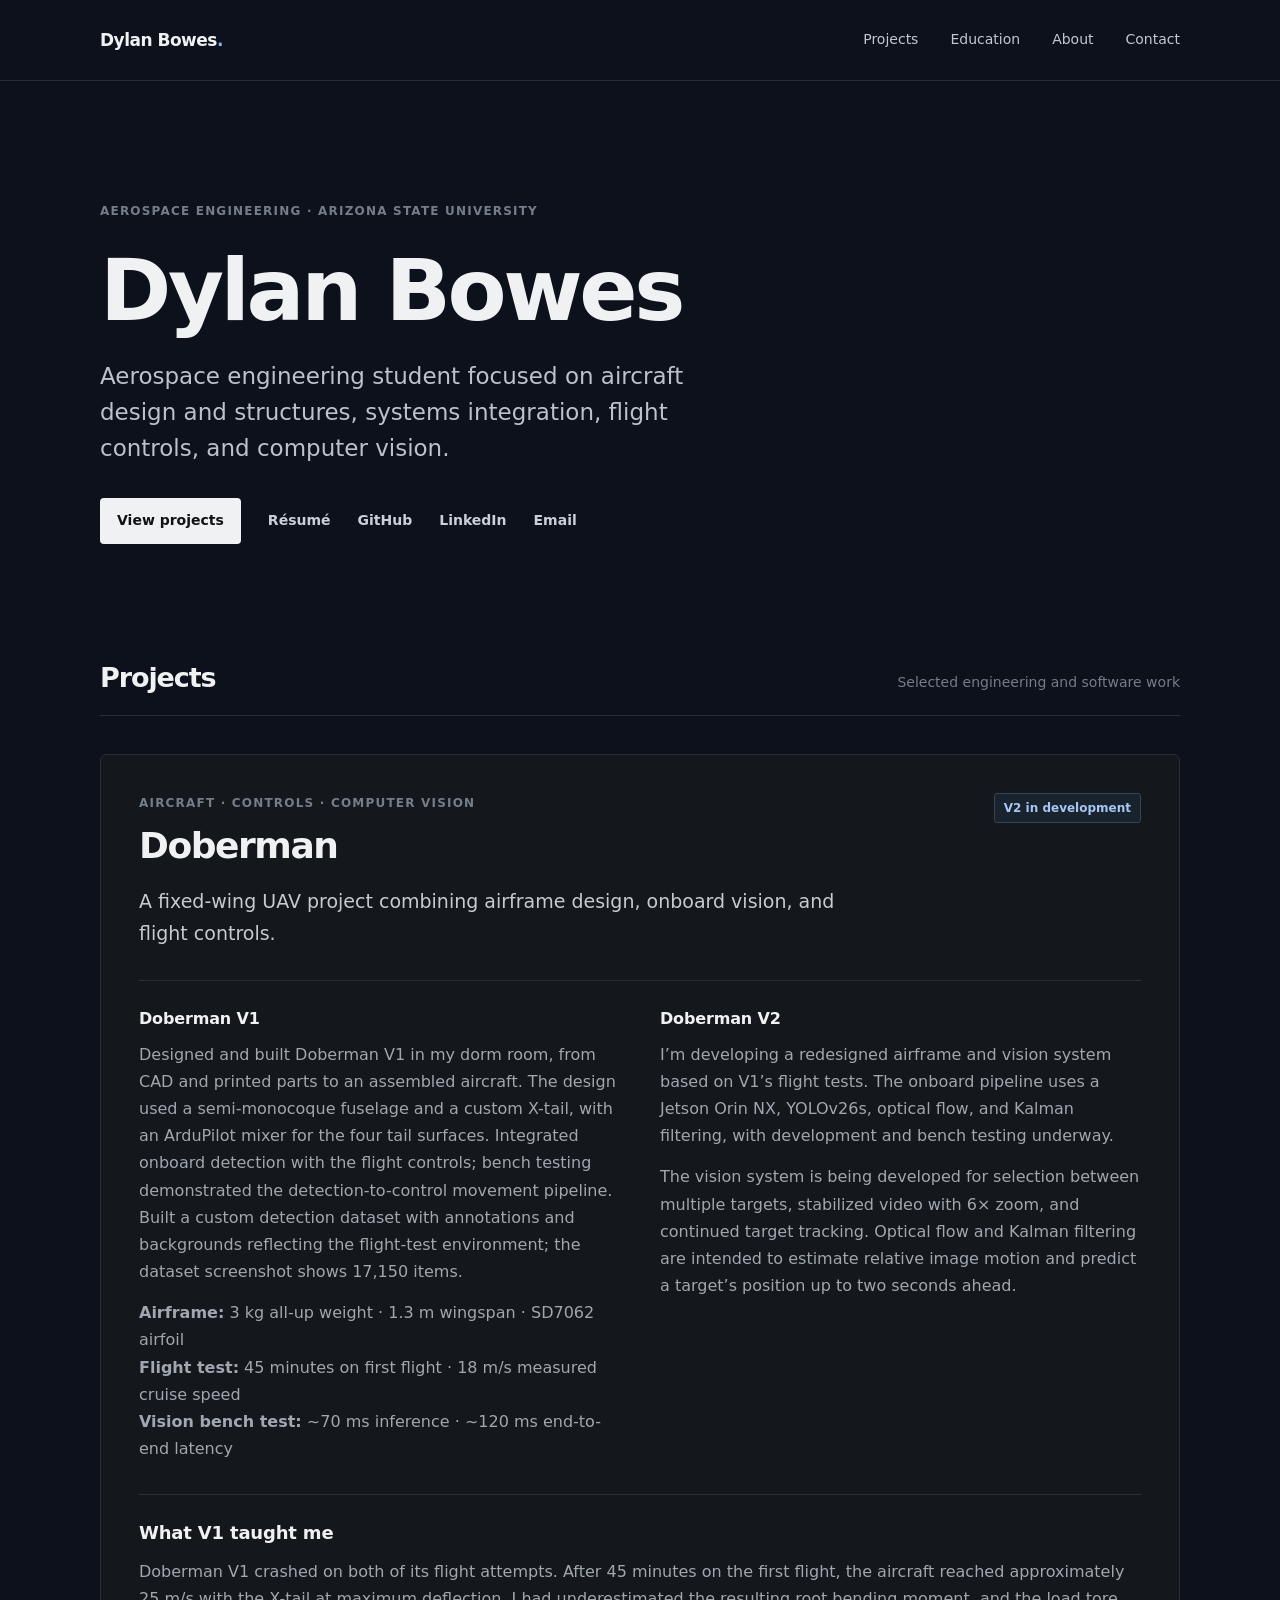
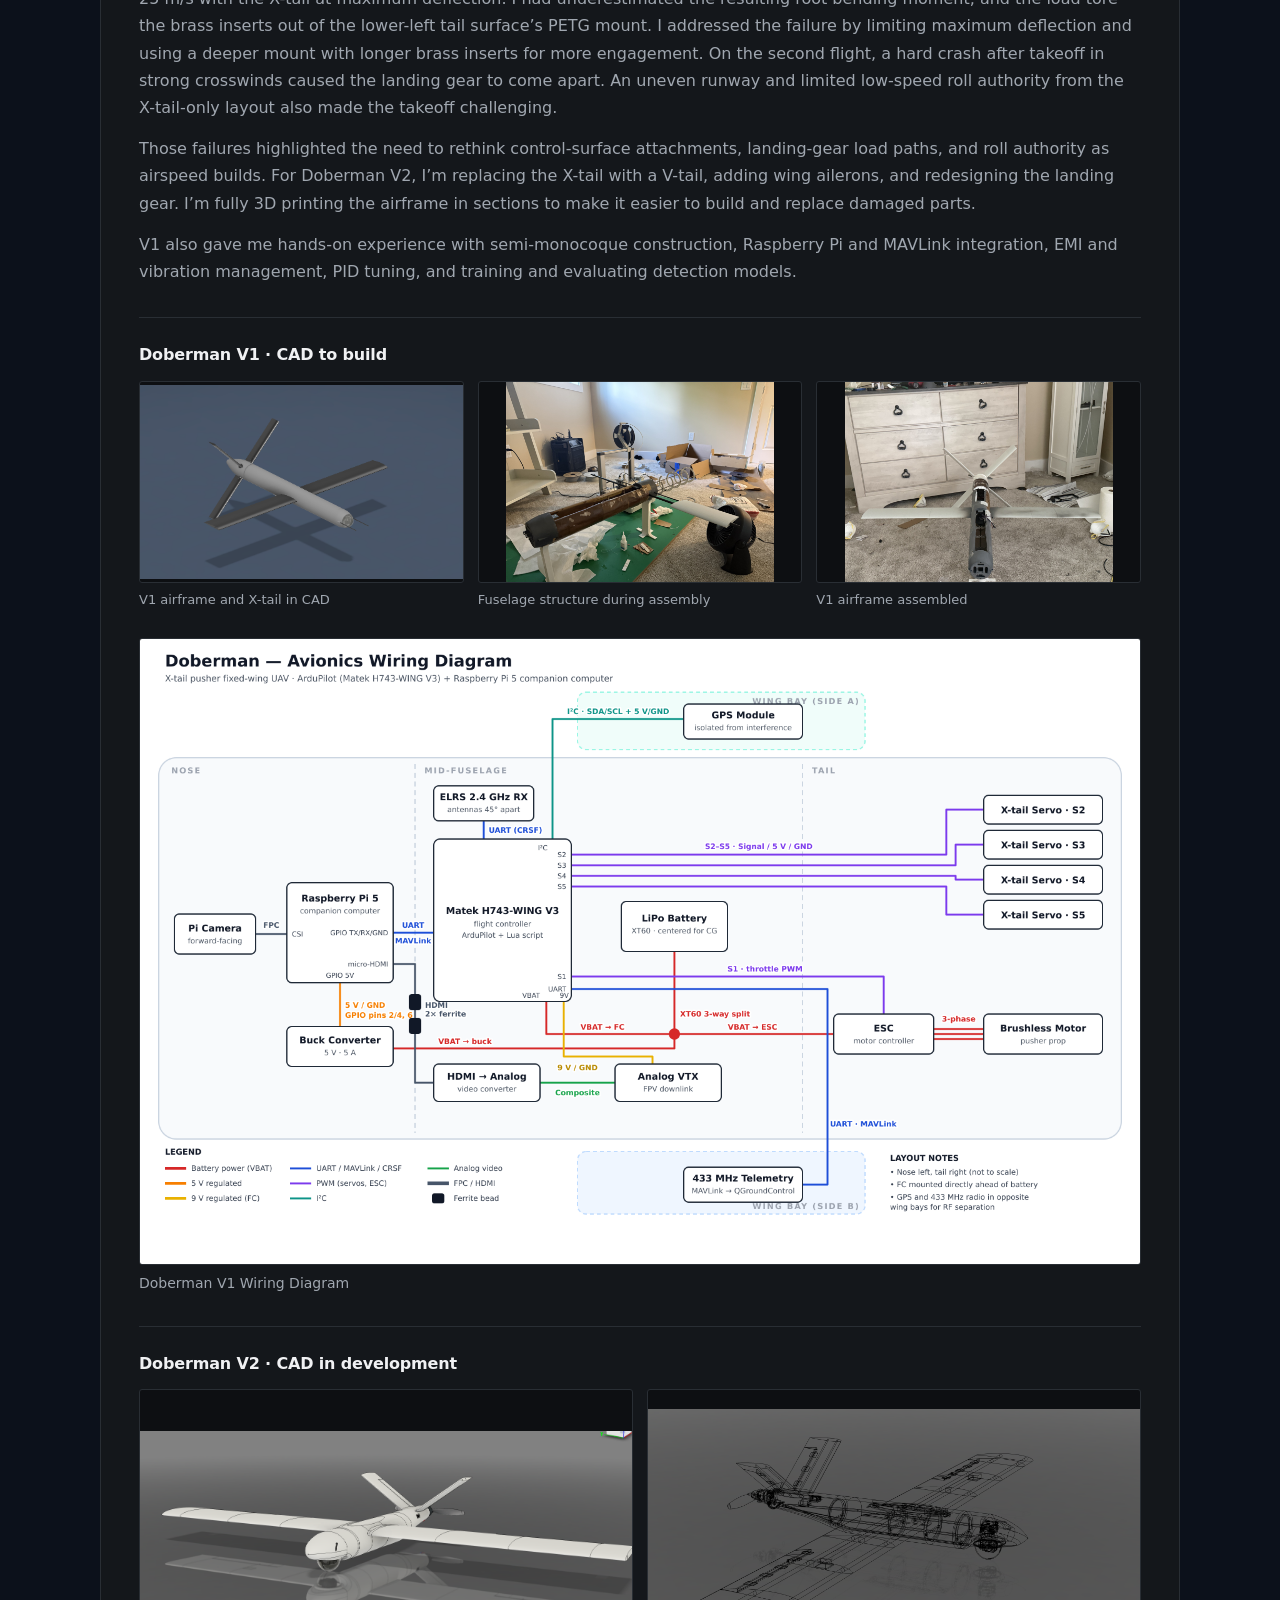
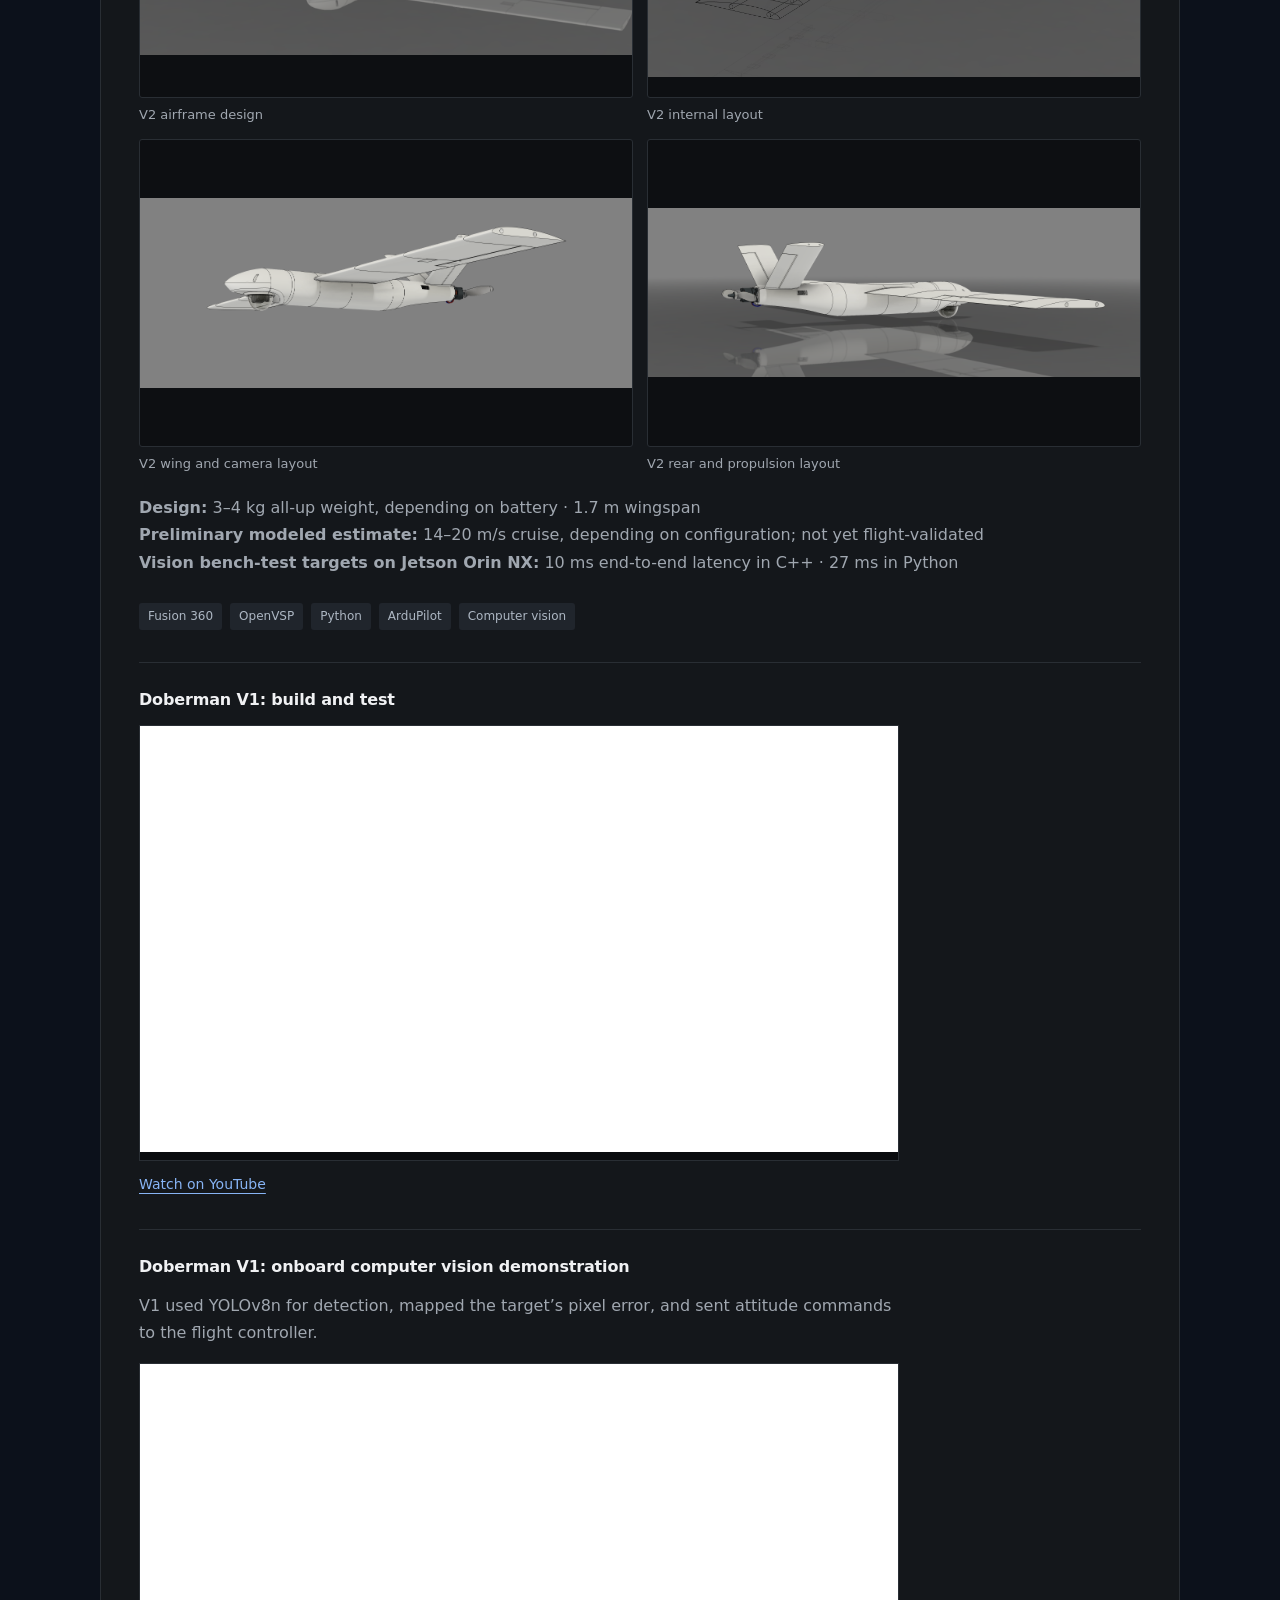
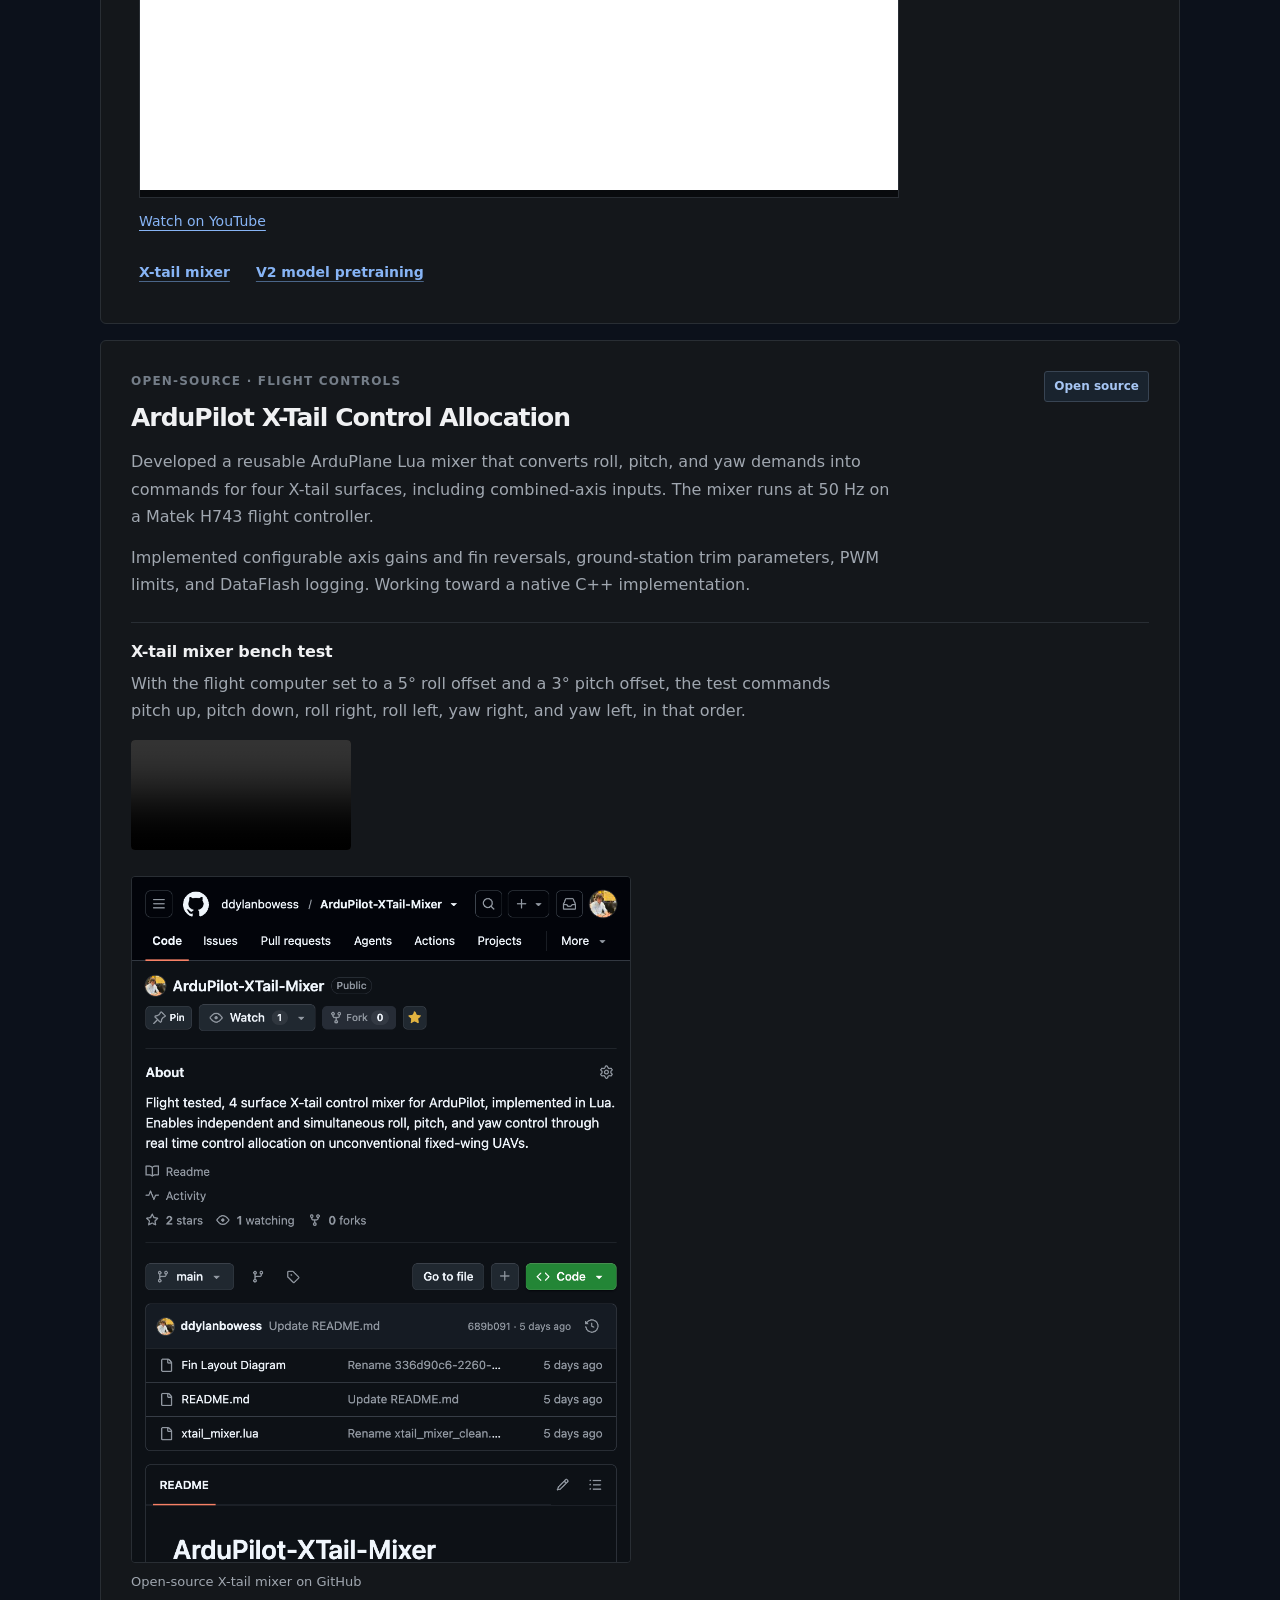
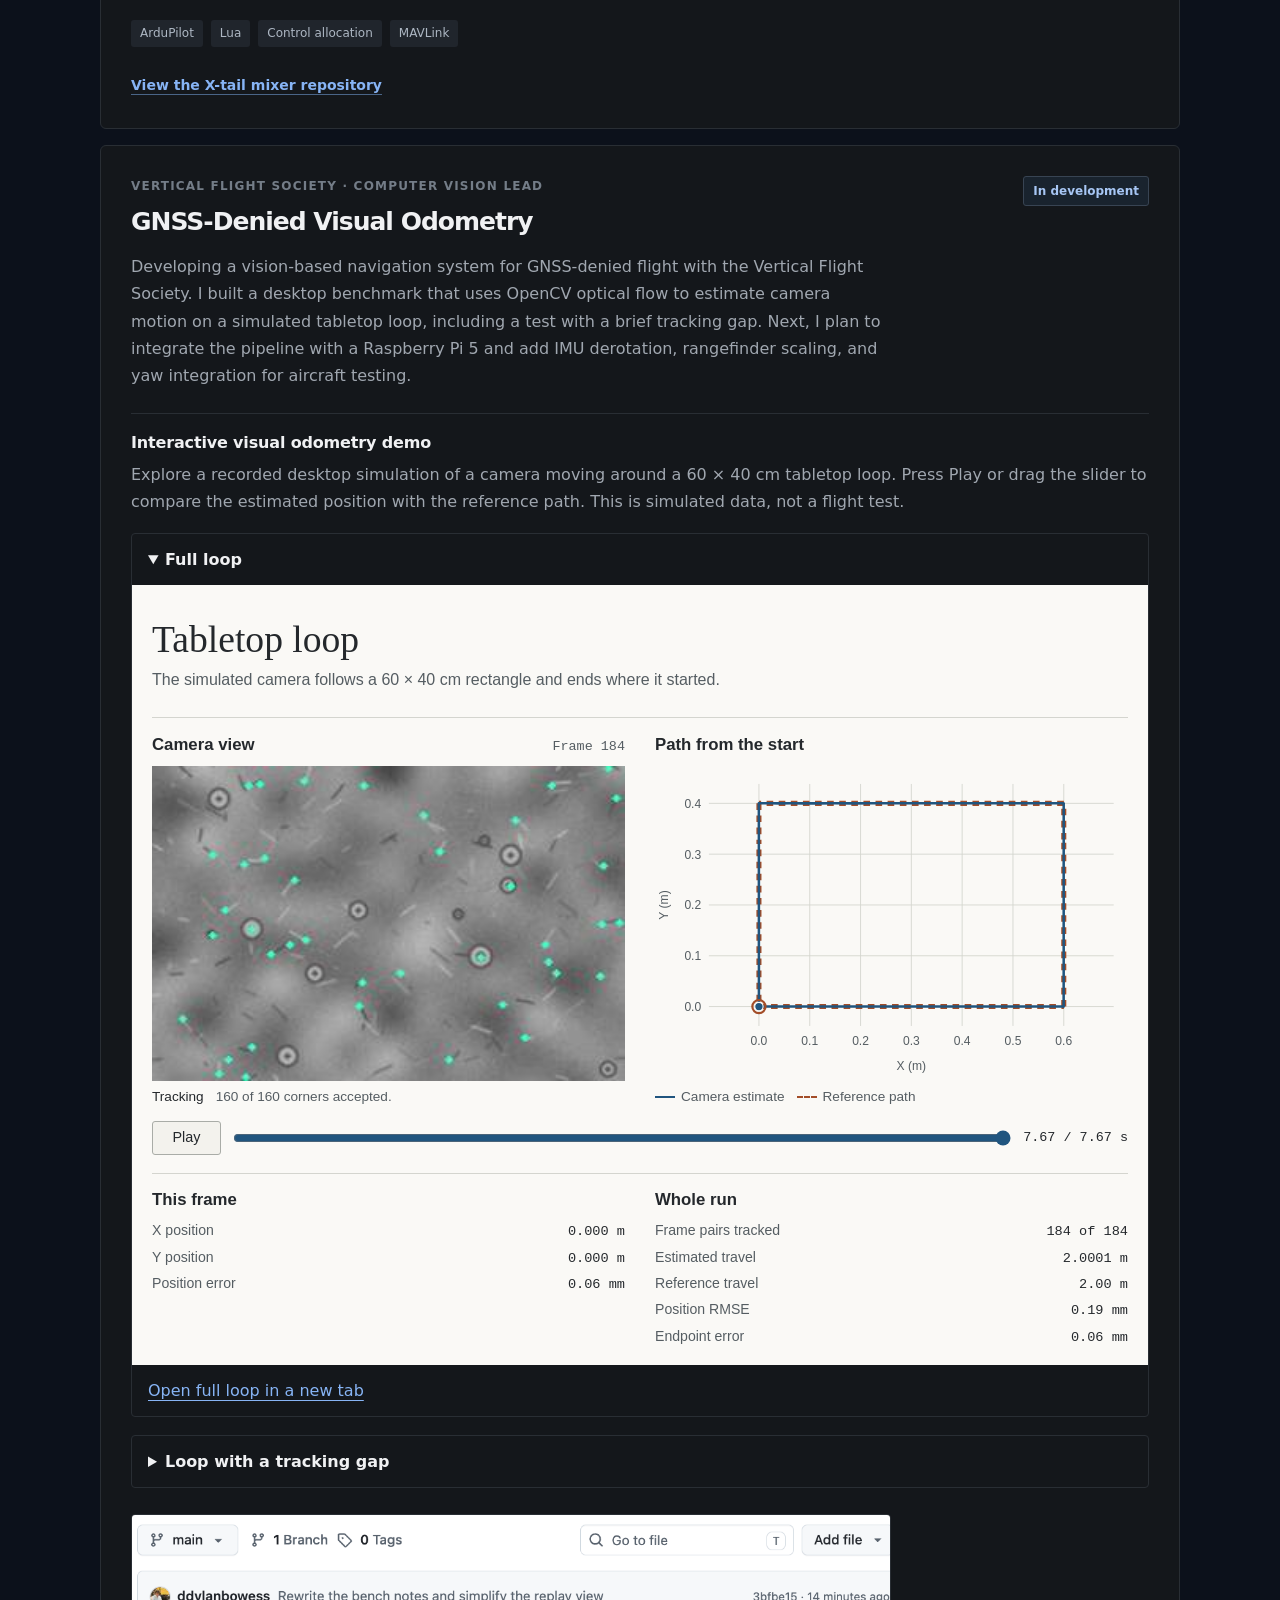
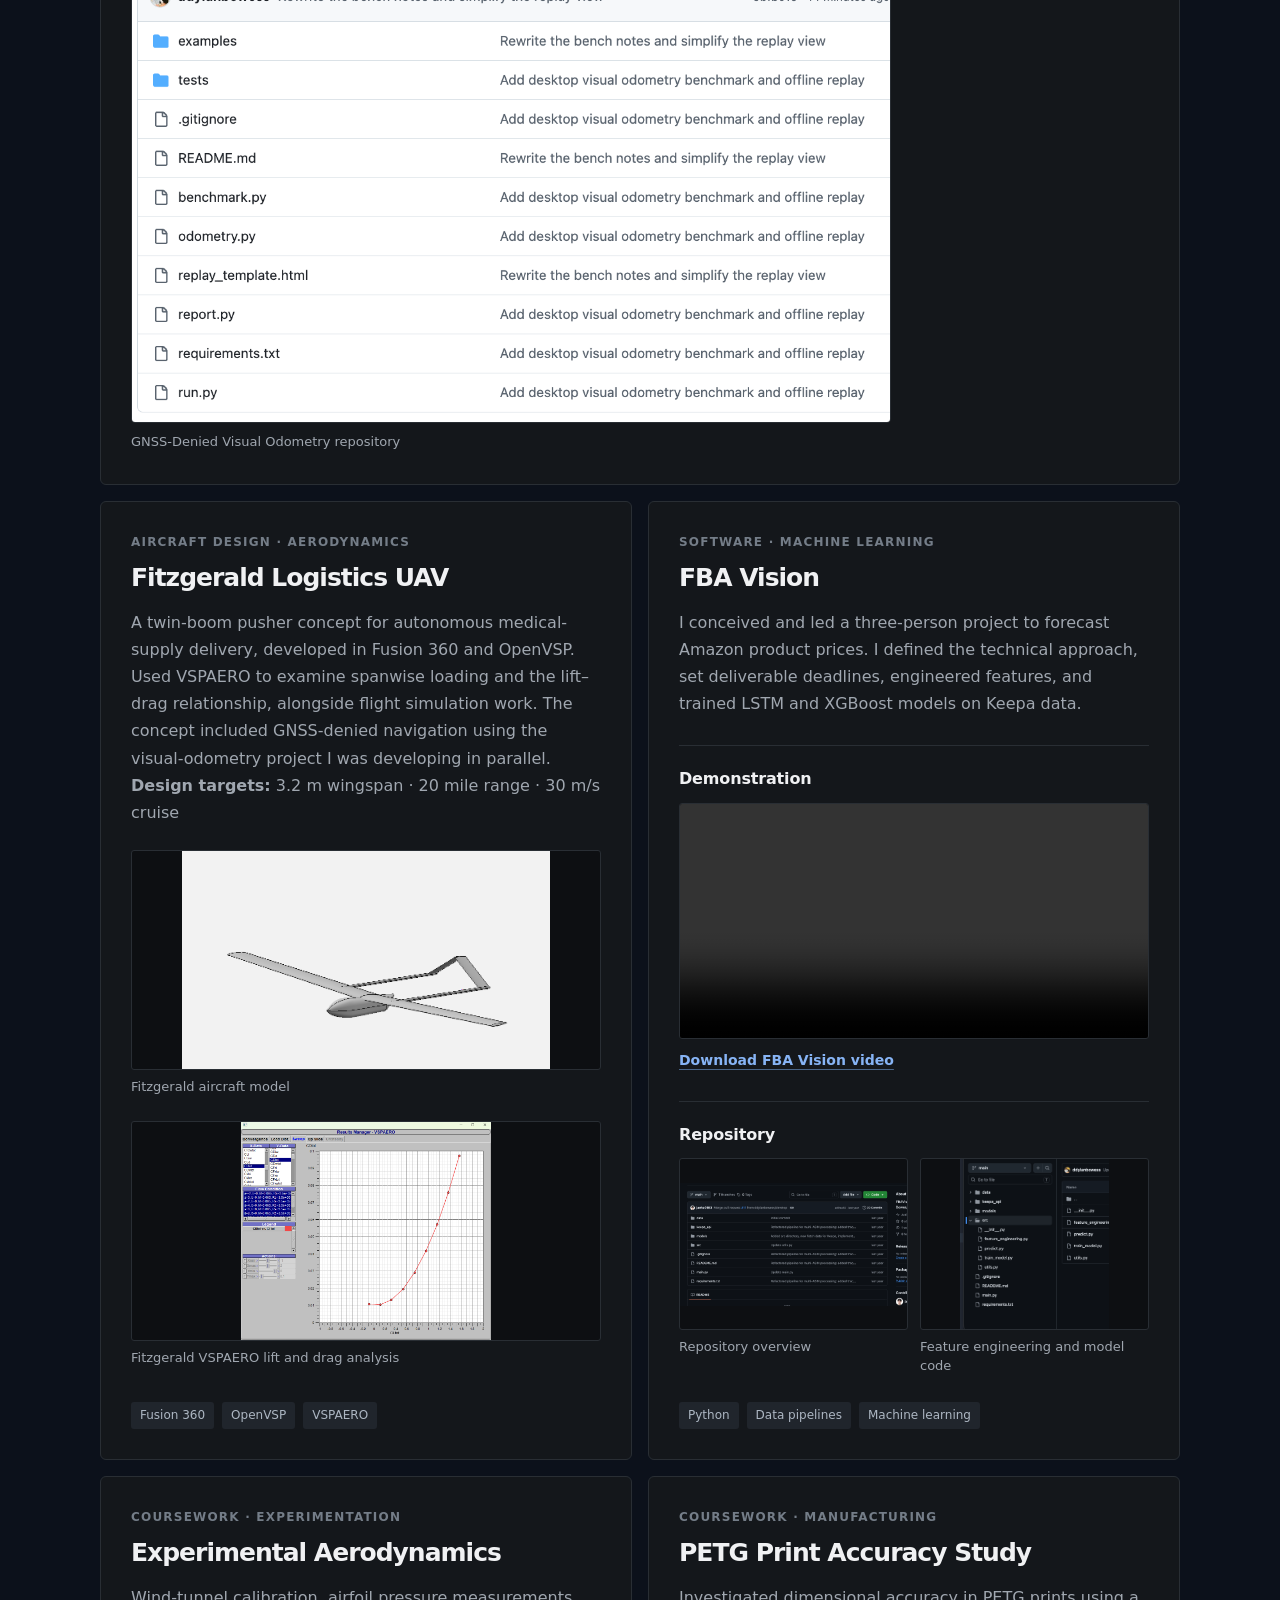
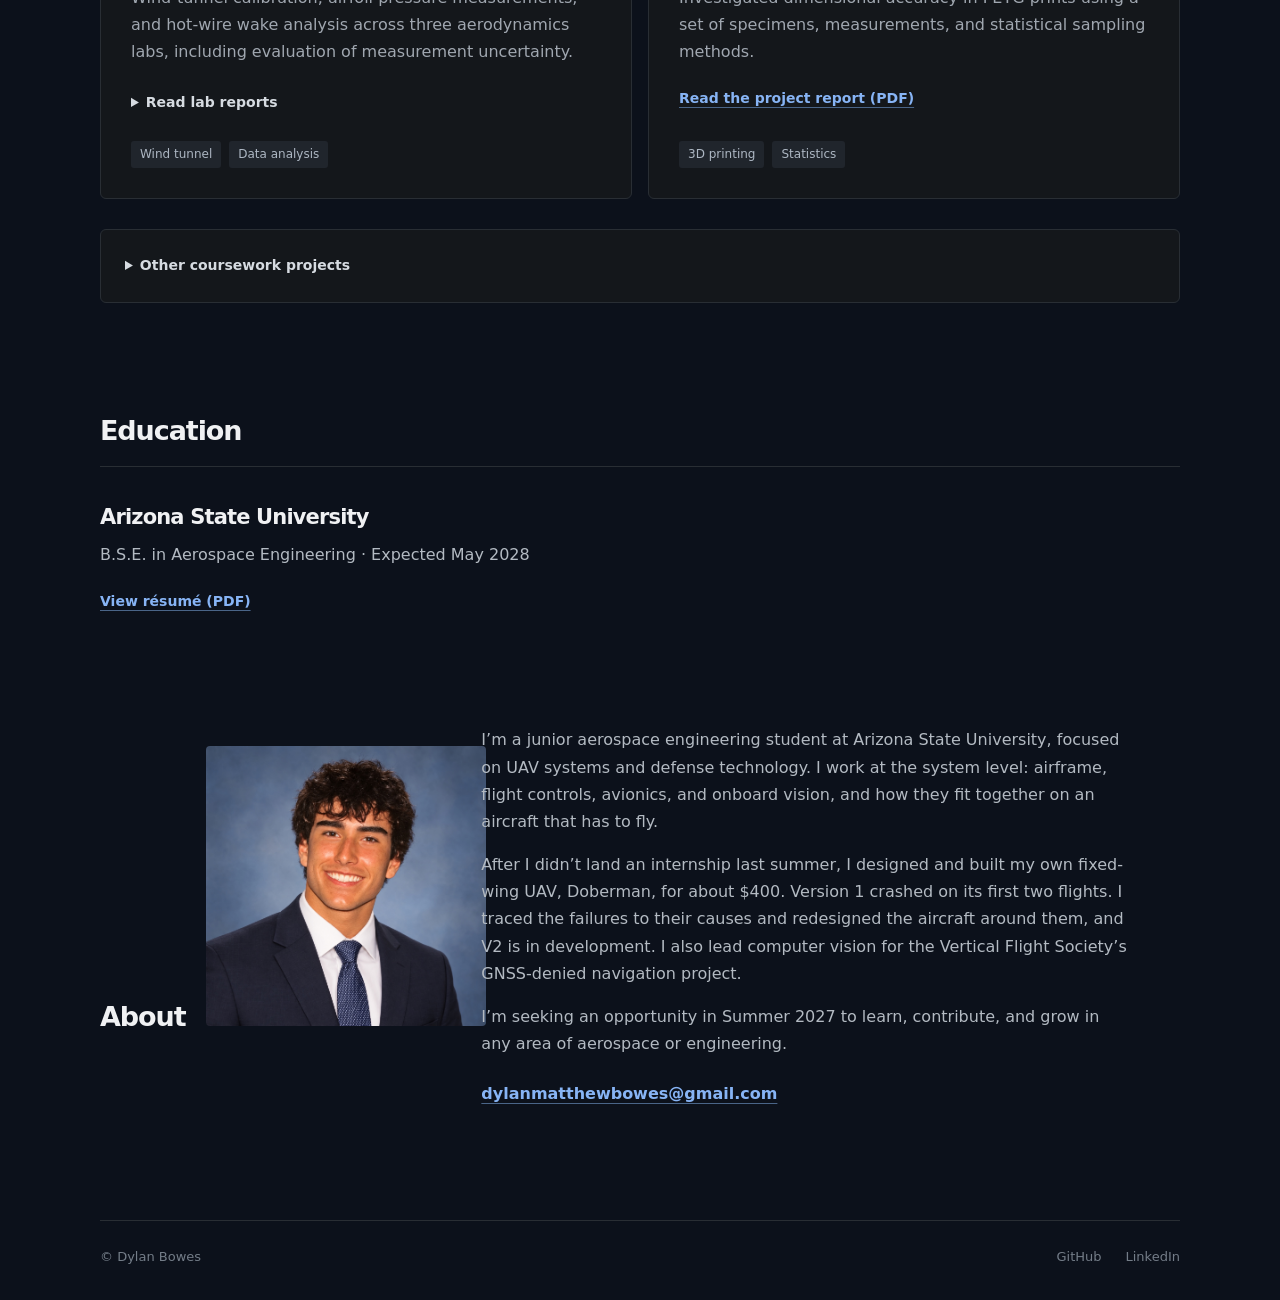
<file: index.html>
<!doctype html>
<html lang="en">
<head>
  <meta charset="utf-8">
  <meta name="viewport" content="width=device-width, initial-scale=1">
  <meta name="description" content="Dylan Bowes — aerospace engineering student and aircraft builder. Projects in aircraft design, controls, and computer vision.">
  <title>Dylan Bowes — Aerospace Engineering</title>
  <link rel="stylesheet" href="styles.css">
</head>
<body>
  <header class="site-header">
    <div class="container nav-bar">
      <a class="wordmark" href="#top">Dylan Bowes<span>.</span></a>
      <nav aria-label="Main navigation">
        <a href="#projects">Projects</a>
        <a href="#education">Education</a>
        <a href="#about">About</a>
        <a href="mailto:dylanmatthewbowes@gmail.com">Contact</a>
      </nav>
    </div>
  </header>

  <main id="top" class="container">
    <section class="intro" aria-labelledby="intro-title">
      <p class="eyebrow">Aerospace engineering · Arizona State University</p>
      <h1 id="intro-title">Dylan Bowes</h1>
      <p class="intro-text">Aerospace engineering student focused on aircraft design and structures, systems integration, flight controls, and computer vision.</p>
      <div class="intro-links">
        <a class="primary-link" href="#projects">View projects</a>
        <a class="subtle-link" href="assets/dylan-bowes-resume.pdf" target="_blank" rel="noopener noreferrer">Résumé</a>
        <a class="subtle-link" href="https://github.com/ddylanbowess" target="_blank" rel="noopener noreferrer">GitHub</a>
        <a class="subtle-link" href="https://www.linkedin.com/in/dylanmbowes" target="_blank" rel="noopener noreferrer">LinkedIn</a>
        <a class="subtle-link" href="mailto:dylanmatthewbowes@gmail.com">Email</a>
      </div>
    </section>

    <section id="projects" class="section" aria-labelledby="projects-title">
      <div class="section-heading">
        <h2 id="projects-title">Projects</h2>
        <p>Selected engineering and software work</p>
      </div>

      <article class="project featured" aria-labelledby="doberman-title">
        <div class="project-heading">
          <div><p class="eyebrow">Aircraft · Controls · Computer vision</p><h3 id="doberman-title">Doberman</h3></div>
          <span class="status">V2 in development</span>
        </div>
        <p class="project-lead">A fixed-wing UAV project combining airframe design, onboard vision, and flight controls.</p>
        <div class="details-grid">
          <div>
            <h4>Doberman V1</h4>
            <p>Designed and built Doberman V1 in my dorm room, from CAD and printed parts to an assembled aircraft. The design used a semi-monocoque fuselage and a custom X-tail, with an ArduPilot mixer for the four tail surfaces. Integrated onboard detection with the flight controls; bench testing demonstrated the detection-to-control movement pipeline. Built a custom detection dataset with annotations and backgrounds reflecting the flight-test environment; the dataset screenshot shows 17,150 items.</p>
            <p class="specs"><strong>Airframe:</strong> 3 kg all-up weight · 1.3 m wingspan · SD7062 airfoil<br><strong>Flight test:</strong> 45 minutes on first flight · 18 m/s measured cruise speed<br><strong>Vision bench test:</strong> ~70 ms inference · ~120 ms end-to-end latency</p>
          </div>
          <div>
            <h4>Doberman V2</h4>
            <p>I’m developing a redesigned airframe and vision system based on V1’s flight tests. The onboard pipeline uses a Jetson Orin NX, YOLOv26s, optical flow, and Kalman filtering, with development and bench testing underway.</p>
            <p>The vision system is being developed for selection between multiple targets, stabilized video with 6× zoom, and continued target tracking. Optical flow and Kalman filtering are intended to estimate relative image motion and predict a target’s position up to two seconds ahead.</p>
          </div>
        </div>
        <section class="postmortem" aria-labelledby="postmortem-title">
          <h4 id="postmortem-title">What V1 taught me</h4>
          <p>Doberman V1 crashed on both of its flight attempts. After 45 minutes on the first flight, the aircraft reached approximately 25 m/s with the X-tail at maximum deflection. I had underestimated the resulting root bending moment, and the load tore the brass inserts out of the lower-left tail surface’s PETG mount. I addressed the failure by limiting maximum deflection and using a deeper mount with longer brass inserts for more engagement. On the second flight, a hard crash after takeoff in strong crosswinds caused the landing gear to come apart. An uneven runway and limited low-speed roll authority from the X-tail-only layout also made the takeoff challenging.</p>
          <p>Those failures highlighted the need to rethink control-surface attachments, landing-gear load paths, and roll authority as airspeed builds. For Doberman V2, I’m replacing the X-tail with a V-tail, adding wing ailerons, and redesigning the landing gear. I’m fully 3D printing the airframe in sections to make it easier to build and replace damaged parts.</p>
          <p>V1 also gave me hands-on experience with semi-monocoque construction, Raspberry Pi and MAVLink integration, EMI and vibration management, PID tuning, and training and evaluating detection models.</p>
        </section>
        <section class="gallery-section" aria-labelledby="v1-gallery-title">
          <h4 id="v1-gallery-title">Doberman V1 · CAD to build</h4>
          <div class="image-grid v1-gallery">
            <figure><a href="assets/doberman-v1-cad.png" target="_blank" rel="noopener"><img src="assets/doberman-v1-cad.png" alt="CAD rendering of Doberman V1 with its four-surface X-tail" loading="lazy"></a><figcaption>V1 airframe and X-tail in CAD</figcaption></figure>
            <figure><a href="assets/doberman-v1-assembly.jpg" target="_blank" rel="noopener"><img src="assets/doberman-v1-assembly.jpg" alt="Doberman V1 fuselage and internal frames during assembly" loading="lazy"></a><figcaption>Fuselage structure during assembly</figcaption></figure>
            <figure><a href="assets/doberman-v1-built.jpg" target="_blank" rel="noopener"><img src="assets/doberman-v1-built.jpg" alt="Doberman V1 assembled with wing and X-tail" loading="lazy"></a><figcaption>V1 airframe assembled</figcaption></figure>
          </div>
          <figure class="wiring-figure">
            <a href="assets/doberman-v1-wiring.png" target="_blank" rel="noopener noreferrer"><img src="assets/doberman-v1-wiring.png" alt="Doberman V1 wiring diagram showing aircraft components, electrical connections, and antenna placement" loading="lazy"></a>
            <figcaption>Doberman V1 Wiring Diagram</figcaption>
          </figure>
        </section>
        <section class="gallery-section" aria-labelledby="v2-gallery-title">
          <h4 id="v2-gallery-title">Doberman V2 · CAD in development</h4>
          <div class="image-grid v2-gallery">
            <figure><a href="assets/goldilox-cad-2.png" target="_blank" rel="noopener"><img src="assets/goldilox-cad-2.png" alt="Doberman V2 aircraft CAD rendering from the front" loading="lazy"></a><figcaption>V2 airframe design</figcaption></figure>
            <figure><a href="assets/goldilox-cad-4.png" target="_blank" rel="noopener"><img src="assets/goldilox-cad-4.png" alt="Doberman V2 wireframe showing the internal airframe layout" loading="lazy"></a><figcaption>V2 internal layout</figcaption></figure>
            <figure><a href="assets/goldilox-cad-3.png" target="_blank" rel="noopener"><img src="assets/goldilox-cad-3.png" alt="Doberman V2 airframe CAD from below" loading="lazy"></a><figcaption>V2 wing and camera layout</figcaption></figure>
            <figure><a href="assets/goldilox-cad-1.png" target="_blank" rel="noopener"><img src="assets/goldilox-cad-1.png" alt="Doberman V2 CAD rendering viewed from the rear" loading="lazy"></a><figcaption>V2 rear and propulsion layout</figcaption></figure>
          </div>
          <p class="v2-specs"><strong>Design:</strong> 3–4 kg all-up weight, depending on battery · 1.7 m wingspan<br><strong>Preliminary modeled estimate:</strong> 14–20 m/s cruise, depending on configuration; not yet flight-validated<br><strong>Vision bench-test targets on Jetson Orin NX:</strong> 10 ms end-to-end latency in C++ · 27 ms in Python</p>
        </section>
        <div class="tags"><span>Fusion 360</span><span>OpenVSP</span><span>Python</span><span>ArduPilot</span><span>Computer vision</span></div>
        <div class="project-video">
          <h4>Doberman V1: build and test</h4>
          <div class="video-frame"><iframe src="https://www.youtube-nocookie.com/embed/Adf5wXj6KLE" title="Doberman project video" loading="lazy" allow="accelerometer; autoplay; clipboard-write; encrypted-media; gyroscope; picture-in-picture; web-share" referrerpolicy="strict-origin-when-cross-origin" allowfullscreen></iframe></div>
          <a href="https://youtu.be/Adf5wXj6KLE" target="_blank" rel="noopener noreferrer">Watch on YouTube</a>
        </div>
        <div class="project-video">
          <h4>Doberman V1: onboard computer vision demonstration</h4>
          <p class="video-description">V1 used YOLOv8n for detection, mapped the target’s pixel error, and sent attitude commands to the flight controller.</p>
          <div class="video-frame"><iframe src="https://www.youtube-nocookie.com/embed/ufQdRsnHsYo" title="Doberman onboard computer vision demonstration" loading="lazy" allow="accelerometer; autoplay; clipboard-write; encrypted-media; gyroscope; picture-in-picture; web-share" referrerpolicy="strict-origin-when-cross-origin" allowfullscreen></iframe></div>
          <a href="https://youtu.be/ufQdRsnHsYo" target="_blank" rel="noopener noreferrer">Watch on YouTube</a>
        </div>
        <div class="project-links">
          <a href="https://github.com/ddylanbowess/ArduPilot-XTail-Mixer" target="_blank" rel="noopener noreferrer">X-tail mixer</a>
          <a href="https://github.com/ddylanbowess/GoldiLOX-Pretrain" target="_blank" rel="noopener noreferrer">V2 model pretraining</a>
        </div>
      </article>

      <article class="project vfs-project" aria-labelledby="xtail-title">
        <div class="project-heading">
          <div><p class="eyebrow">Open-source · Flight controls</p><h3 id="xtail-title">ArduPilot X-Tail Control Allocation</h3></div>
          <span class="status">Open source</span>
        </div>
        <p>Developed a reusable ArduPlane Lua mixer that converts roll, pitch, and yaw demands into commands for four X-tail surfaces, including combined-axis inputs. The mixer runs at 50 Hz on a Matek H743 flight controller.</p>
        <p class="xtail-details">Implemented configurable axis gains and fin reversals, ground-station trim parameters, PWM limits, and DataFlash logging. Working toward a native C++ implementation.</p>
        <div class="xtail-demo">
          <h4>X-tail mixer bench test</h4>
          <p>With the flight computer set to a 5° roll offset and a 3° pitch offset, the test commands pitch up, pitch down, roll right, roll left, yaw right, and yaw left, in that order.</p>
          <video class="xtail-video" autoplay muted loop playsinline controls preload="metadata" aria-label="X-tail mixer bench test showing pitch, roll, and yaw commands">
            <source src="assets/xtail-mixer-demo.mp4" type="video/mp4">
            Your browser does not support embedded video.
          </video>
          <script>
            if (window.matchMedia('(prefers-reduced-motion: reduce)').matches) {
              const video = document.currentScript.previousElementSibling;
              video.autoplay = false;
              video.pause();
            }
          </script>
        </div>
        <figure class="vfs-figure xtail-figure"><a href="https://github.com/ddylanbowess/ArduPilot-XTail-Mixer" target="_blank" rel="noopener noreferrer"><img src="assets/xtail-repo.png" alt="ArduPilot X-Tail Mixer GitHub repository" loading="lazy"></a><figcaption>Open-source X-tail mixer on GitHub</figcaption></figure>
        <div class="tags"><span>ArduPilot</span><span>Lua</span><span>Control allocation</span><span>MAVLink</span></div>
        <div class="project-links"><a href="https://github.com/ddylanbowess/ArduPilot-XTail-Mixer" target="_blank" rel="noopener noreferrer">View the X-tail mixer repository</a></div>
      </article>

      <article class="project vfs-project" aria-labelledby="vfs-title">
        <div class="project-heading">
          <div><p class="eyebrow">Vertical Flight Society · Computer Vision Lead</p><h3 id="vfs-title">GNSS-Denied Visual Odometry</h3></div>
          <span class="status">In development</span>
        </div>
        <p>Developing a vision-based navigation system for GNSS-denied flight with the Vertical Flight Society. I built a desktop benchmark that uses OpenCV optical flow to estimate camera motion on a simulated tabletop loop, including a test with a brief tracking gap. Next, I plan to integrate the pipeline with a Raspberry Pi 5 and add IMU derotation, rangefinder scaling, and yaw integration for aircraft testing.</p>
        <div class="vfs-demo">
          <h4>Interactive visual odometry demo</h4>
          <p>Explore a recorded desktop simulation of a camera moving around a 60 × 40 cm tabletop loop. Press Play or drag the slider to compare the estimated position with the reference path. This is simulated data, not a flight test.</p>
          <details class="odometry-demo" open>
            <summary>Full loop</summary>
            <iframe src="assets/visual-odometry/tabletop.html" title="Visual odometry simulated full loop replay" loading="lazy" sandbox="allow-scripts"></iframe>
            <a href="assets/visual-odometry/tabletop.html" target="_blank" rel="noopener noreferrer">Open full loop in a new tab</a>
          </details>
          <details class="odometry-demo">
            <summary>Loop with a tracking gap</summary>
            <p>Fifteen blank frames show how missing visual information can leave a lasting position offset.</p>
            <iframe src="assets/visual-odometry/dropout.html" title="Visual odometry simulated replay with a tracking gap" loading="lazy" sandbox="allow-scripts"></iframe>
            <a href="assets/visual-odometry/dropout.html" target="_blank" rel="noopener noreferrer">Open tracking-gap replay in a new tab</a>
          </details>
        </div>
        <figure class="vfs-figure"><a href="assets/gnss-odometry-repo.png" target="_blank" rel="noopener noreferrer"><img src="assets/gnss-odometry-repo.png" alt="GNSS-Denied Visual Odometry repository files" loading="lazy"></a><figcaption>GNSS-Denied Visual Odometry repository</figcaption></figure>
      </article>

      <div class="project-list">
        <article class="project" aria-labelledby="fitzgerald-title">
          <p class="eyebrow">Aircraft design · Aerodynamics</p>
          <h3 id="fitzgerald-title">Fitzgerald Logistics UAV</h3>
          <p>A twin-boom pusher concept for autonomous medical-supply delivery, developed in Fusion 360 and OpenVSP. Used VSPAERO to examine spanwise loading and the lift–drag relationship, alongside flight simulation work. The concept included GNSS-denied navigation using the visual-odometry project I was developing in parallel.</p>
          <p class="specs"><strong>Design targets:</strong> 3.2 m wingspan · 20 mile range · 30 m/s cruise</p>
          <figure class="analysis-figure"><a href="assets/fitzgerald-cad.png" target="_blank" rel="noopener"><img src="assets/fitzgerald-cad.png" alt="Fitzgerald twin-boom aircraft CAD model" loading="lazy"></a><figcaption>Fitzgerald aircraft model</figcaption></figure>
          <figure class="analysis-figure"><a href="assets/fitzgerald-drag-polar.png" target="_blank" rel="noopener"><img src="assets/fitzgerald-drag-polar.png" alt="Fitzgerald VSPAERO lift and drag plot" loading="lazy"></a><figcaption>Fitzgerald VSPAERO lift and drag analysis</figcaption></figure>
          <div class="tags"><span>Fusion 360</span><span>OpenVSP</span><span>VSPAERO</span></div>
        </article>
        <article class="project" aria-labelledby="fba-title">
          <p class="eyebrow">Software · Machine learning</p>
          <h3 id="fba-title">FBA Vision</h3>
          <p>I conceived and led a three-person project to forecast Amazon product prices. I defined the technical approach, set deliverable deadlines, engineered features, and trained LSTM and XGBoost models on Keepa data.</p>
          <div class="fba-media">
            <h4>Demonstration</h4>
            <video controls playsinline preload="metadata" aria-label="FBA Vision demonstration">
              <source src="assets/fba-vision-compatible.mp4" type="video/mp4">
              Your browser cannot play this video. Use the download link below.
            </video>
            <a class="resource-link" href="assets/fba-vision.mov" download>Download FBA Vision video</a>
          </div>
          <div class="fba-repo">
            <h4>Repository</h4>
            <div class="fba-images">
              <figure><a href="assets/fba-repo-overview.png" target="_blank" rel="noopener noreferrer"><img src="assets/fba-repo-overview.png" alt="FBA Vision repository overview on GitHub" loading="lazy"></a><figcaption>Repository overview</figcaption></figure>
              <figure><a href="assets/fba-repo-code.png" target="_blank" rel="noopener noreferrer"><img src="assets/fba-repo-code.png" alt="FBA Vision repository source files on GitHub" loading="lazy"></a><figcaption>Feature engineering and model code</figcaption></figure>
            </div>
          </div>
          <div class="tags"><span>Python</span><span>Data pipelines</span><span>Machine learning</span></div>
        </article>
        <article class="project" aria-labelledby="aero-title">
          <p class="eyebrow">Coursework · Experimentation</p>
          <h3 id="aero-title">Experimental Aerodynamics</h3>
          <p>Wind-tunnel calibration, airfoil pressure measurements, and hot-wire wake analysis across three aerodynamics labs, including evaluation of measurement uncertainty.</p>
          <details class="report-details">
            <summary>Read lab reports</summary>
            <ul class="report-list">
              <li><a href="assets/reports/wind-tunnel-calibration.pdf" target="_blank" rel="noopener noreferrer">Lab 1: Wind-tunnel calibration (PDF)</a></li>
              <li><a href="assets/reports/airfoil-pressure-measurements.pdf" target="_blank" rel="noopener noreferrer">Lab 2: Airfoil pressure measurements (PDF)</a></li>
              <li><a href="assets/reports/wake-drag-analysis.pdf" target="_blank" rel="noopener noreferrer">Lab 3: Wake drag analysis (PDF)</a></li>
            </ul>
          </details>
          <div class="tags"><span>Wind tunnel</span><span>Data analysis</span></div>
        </article>
        <article class="project" aria-labelledby="print-title">
          <p class="eyebrow">Coursework · Manufacturing</p>
          <h3 id="print-title">PETG Print Accuracy Study</h3>
          <p>Investigated dimensional accuracy in PETG prints using a set of specimens, measurements, and statistical sampling methods.</p>
          <a class="resource-link standalone-link" href="assets/reports/petg-print-accuracy.pdf" target="_blank" rel="noopener noreferrer">Read the project report (PDF)</a>
          <div class="tags"><span>3D printing</span><span>Statistics</span></div>
        </article>
      </div>
      <details class="report-details other-coursework">
        <summary>Other coursework projects</summary>
        <ul class="report-list">
          <li><a href="assets/reports/fan-cooling-experiment.pdf" target="_blank" rel="noopener noreferrer">Fan cooling experiment · team project (PDF)</a></li>
          <li><a href="assets/reports/sparkyville-solar-vehicle.pdf" target="_blank" rel="noopener noreferrer">Sparkyville solar vehicle · team project (PDF)</a></li>
        </ul>
      </details>
    </section>

    <section id="education" class="section education" aria-labelledby="education-title">
      <div class="section-heading"><h2 id="education-title">Education</h2></div>
      <div class="education-content">
        <h3>Arizona State University</h3>
        <p>B.S.E. in Aerospace Engineering · Expected May 2028</p>
        <a class="resource-link standalone-link" href="assets/dylan-bowes-resume.pdf" target="_blank" rel="noopener noreferrer">View résumé (PDF)</a>
      </div>
    </section>

    <section id="about" class="section about" aria-labelledby="about-title">
      <div class="section-heading"><h2 id="about-title">About</h2><img class="about-headshot" src="assets/dylan-bowes-headshot.jpg" alt="Dylan Bowes" width="1254" height="1254" loading="lazy"></div>
      <div class="about-copy">
        <p>I’m a junior aerospace engineering student at Arizona State University, focused on UAV systems and defense technology. I work at the system level: airframe, flight controls, avionics, and onboard vision, and how they fit together on an aircraft that has to fly.</p>
        <p>After I didn’t land an internship last summer, I designed and built my own fixed-wing UAV, Doberman, for about $400. Version 1 crashed on its first two flights. I traced the failures to their causes and redesigned the aircraft around them, and V2 is in development. I also lead computer vision for the Vertical Flight Society’s GNSS-denied navigation project.</p>
        <p>I’m seeking an opportunity in Summer 2027 to learn, contribute, and grow in any area of aerospace or engineering.</p>
        <a href="mailto:dylanmatthewbowes@gmail.com">dylanmatthewbowes@gmail.com</a>
      </div>
    </section>
  </main>
  <footer class="container footer"><span>© Dylan Bowes</span><div class="footer-links"><a href="https://github.com/ddylanbowess" target="_blank" rel="noopener noreferrer">GitHub</a><a href="https://www.linkedin.com/in/dylanmbowes" target="_blank" rel="noopener noreferrer">LinkedIn</a></div></footer>
</body>
</html>
</file>
<file: styles.css>
:root{color-scheme:dark;--bg:#0c111b;--panel:#14171b;--text:#f0f1f3;--muted:#a0a7b0;--faint:#747d88;--border:#292e34;--accent:#87b4f5}*{box-sizing:border-box}html{scroll-behavior:smooth}body{margin:0;background:var(--bg);color:var(--text);font-family:Inter,ui-sans-serif,system-ui,-apple-system,BlinkMacSystemFont,"Segoe UI",sans-serif;font-size:16px;line-height:1.7;-webkit-font-smoothing:antialiased}.container{width:min(1080px,calc(100% - 64px));margin-inline:auto}a{color:inherit;text-decoration:none}a:focus-visible{outline:2px solid var(--accent);outline-offset:5px}a:hover{color:var(--accent)}.site-header{border-bottom:1px solid var(--border)}.nav-bar{height:80px;display:flex;align-items:center;justify-content:space-between;gap:24px}.wordmark{font-size:17px;font-weight:700;letter-spacing:-.03em}.wordmark span{color:var(--accent)}nav{display:flex;align-items:center;gap:32px}nav a{font-size:14px;color:#c3c8cf}.intro{padding:120px 0 118px;max-width:810px}.eyebrow{margin:0;color:var(--faint);font-size:12px;font-weight:650;letter-spacing:.1em;text-transform:uppercase}h1,h2,h3,h4,p{margin:0}h1,h2,h3,h4{line-height:1.15;letter-spacing:-.04em}h1{font-size:clamp(52px,8vw,86px);font-weight:700;margin:20px 0 19px}.intro-text{font-size:clamp(19px,2.4vw,23px);line-height:1.55;color:#bbc2ca;max-width:630px}.intro-links{display:flex;align-items:center;gap:27px;margin-top:32px;font-size:14px;font-weight:600}.primary-link{background:#f0f1f3;color:#111316;padding:11px 17px;border-radius:4px}.primary-link:hover{background:#dbe9fd;color:#111316}.subtle-link{color:#cbd0d6}.section{padding:0 0 112px;scroll-margin-top:30px}.section-heading{border-bottom:1px solid var(--border);display:flex;align-items:baseline;justify-content:space-between;gap:20px;padding-bottom:20px;margin-bottom:38px}.section-heading h2{font-size:27px;font-weight:650}.section-heading p{color:var(--faint);font-size:14px}.project{border:1px solid var(--border);border-radius:6px;padding:30px;background:var(--panel)}.featured{padding:38px}.project-heading{display:flex;align-items:start;justify-content:space-between;gap:20px}.project h3{font-size:25px;margin:12px 0 16px}.featured h3{font-size:36px;margin-bottom:18px}.status{white-space:nowrap;border:1px solid #384453;color:#a7c6f4;background:#19232e;border-radius:3px;padding:4px 9px;font-size:12px;font-weight:600}.project-lead{font-size:19px;color:#c6cbd1;max-width:700px}.project p:not(.eyebrow):not(.project-lead){color:var(--muted)}.details-grid{display:grid;grid-template-columns:1fr 1fr;gap:40px;border-top:1px solid var(--border);margin-top:31px;padding-top:29px}.details-grid h4{font-size:16px;letter-spacing:-.01em;margin-bottom:12px}.details-grid p+p{margin-top:14px}.tags{display:flex;flex-wrap:wrap;gap:8px;margin-top:27px}.tags span{font-size:12px;line-height:1.4;padding:5px 9px;background:#20252c;color:#adb7c3;border-radius:3px}.project-links{display:flex;gap:26px;flex-wrap:wrap;margin-top:27px}.project-links a,.about-copy a{color:var(--accent);font-size:14px;font-weight:600;text-decoration:underline;text-decoration-color:#4a6588;text-underline-offset:4px}.project-links a:hover,.about-copy a:hover{color:#c5dbfc}.project-list{display:grid;grid-template-columns:1fr 1fr;gap:16px;margin-top:16px}.project-list .project{min-width:0;display:flex;flex-direction:column}.project-list .tags{margin-top:auto;padding-top:26px}.about{display:grid;grid-template-columns:1fr 2fr;gap:32px}.about .section-heading{border:0;margin:0;padding:0}.about-copy{max-width:650px;color:#b3bac2}.about-copy p+p{margin-top:16px}.about-copy a{display:inline-block;margin-top:23px;font-size:16px}.footer{border-top:1px solid var(--border);padding-top:25px;padding-bottom:32px;display:flex;justify-content:space-between;color:var(--faint);font-size:13px}@media(max-width:700px){.container{width:calc(100% - 40px)}.nav-bar{height:72px}nav{gap:20px}nav a{font-size:13px}.intro{padding:85px 0}.section{padding-bottom:80px}.section-heading{display:block}.section-heading p{margin-top:8px}.featured,.project{padding:24px}.project-heading{display:block}.status{display:inline-block;margin:0 0 18px}.featured h3{font-size:32px}.details-grid,.project-list,.about{grid-template-columns:1fr}.details-grid{gap:26px}.about{gap:22px}.about .section-heading{margin:0}.intro-links{gap:22px}}

.project-video{margin-top:32px;padding-top:28px;border-top:1px solid var(--border)}.project-video h4{font-size:16px;letter-spacing:-.01em;margin-bottom:16px}.video-frame{aspect-ratio:16/9;max-width:760px;background:#090b0e;border:1px solid var(--border)}.video-frame iframe{border:0;width:100%;height:100%}.project-video>a{display:inline-block;margin-top:12px;color:var(--accent);font-size:14px;text-decoration:underline;text-underline-offset:4px}

.gallery-section{margin-top:32px;padding-top:28px;border-top:1px solid var(--border)}.gallery-section h4{font-size:16px;letter-spacing:-.01em;margin-bottom:16px}.image-grid{display:grid;gap:14px}.v1-gallery{grid-template-columns:repeat(3,minmax(0,1fr))}.v2-gallery{grid-template-columns:repeat(2,minmax(0,1fr))}.image-grid figure,.analysis-figure{min-width:0;margin:0}.image-grid img,.analysis-figure img{display:block;width:100%;aspect-ratio:16/10;object-fit:contain;background:#0d0f12;border:1px solid var(--border);border-radius:3px}.image-grid a,.analysis-figure a{display:block}.image-grid figcaption,.analysis-figure figcaption{margin-top:8px;font-size:13px;line-height:1.45;color:var(--muted)}.analysis-figure{margin-top:24px}.analysis-figure img{max-height:220px}.image-grid a:hover img,.analysis-figure a:hover img{border-color:#70839d}@media(max-width:700px){.v1-gallery{grid-template-columns:1fr}.v2-gallery{grid-template-columns:1fr 1fr}}@media(max-width:420px){.v2-gallery{grid-template-columns:1fr}}

.fba-media,.fba-repo{margin-top:28px;padding-top:24px;border-top:1px solid var(--border)}.fba-media h4,.fba-repo h4{font-size:16px;letter-spacing:-.01em;margin-bottom:14px}.fba-media video{display:block;width:100%;max-height:360px;background:#090b0e;border:1px solid var(--border);border-radius:3px}.resource-link,.report-list a{color:var(--accent);font-size:14px;font-weight:600;text-decoration:underline;text-decoration-color:#4a6588;text-underline-offset:4px}.resource-link:hover,.report-list a:hover{color:#c5dbfc}.fba-media .resource-link{display:inline-block;margin-top:10px}.fba-images{display:grid;grid-template-columns:1fr 1fr;gap:12px}.fba-images figure{min-width:0;margin:0}.fba-images a{display:block}.fba-images img{display:block;width:100%;aspect-ratio:4/3;object-fit:contain;background:#0d0f12;border:1px solid var(--border);border-radius:3px}.fba-images a:hover img{border-color:#70839d}.fba-images figcaption{margin-top:8px;font-size:13px;line-height:1.45;color:var(--muted)}.report-details{margin-top:26px}.report-details summary{cursor:pointer;color:#d6dbe1;font-size:14px;font-weight:600}.report-details summary:hover{color:var(--accent)}.report-details summary:focus-visible{outline:2px solid var(--accent);outline-offset:5px}.report-list{margin:12px 0 0;padding-left:20px}.report-list li{margin:6px 0;color:var(--muted)}.standalone-link{display:inline-block;margin-top:22px}.other-coursework{margin-top:30px;padding:24px;border:1px solid var(--border);border-radius:6px;background:var(--panel)}@media(max-width:420px){.fba-images{grid-template-columns:1fr}}
.video-description{margin:0 0 16px;max-width:760px;color:var(--muted)}
.vfs-project{margin-top:16px}.vfs-project>p{max-width:760px}.vfs-figure{margin:26px 0 0;max-width:760px}.vfs-figure img{display:block;width:100%;height:auto;border:1px solid var(--border);border-radius:4px}.vfs-figure figcaption{color:var(--muted);font-size:13px;margin-top:8px}.vfs-demo{border-top:1px solid var(--border);margin-top:24px;padding-top:20px}.vfs-demo h4{font-size:16px;letter-spacing:-.01em;margin-bottom:8px}.footer-links{display:flex;gap:24px}.intro-links{flex-wrap:wrap}
.xtail-details{margin-top:14px}
.xtail-figure{max-width:500px}
.wiring-figure{margin:28px 0 0}.wiring-figure a{display:block}.wiring-figure img{display:block;width:100%;height:auto;border:1px solid var(--border);border-radius:3px}.wiring-figure a:hover img{border-color:#70839d}.wiring-figure figcaption{margin-top:8px;font-size:14px;line-height:1.45;color:var(--muted)}
.postmortem{margin-top:32px;padding-top:28px;border-top:1px solid var(--border)}.postmortem h4{font-size:18px;letter-spacing:-.01em;margin-bottom:14px}.postmortem p+p{margin-top:14px}.education-content{max-width:760px;color:#b3bac2}.education-content h3{color:var(--text);font-size:21px;margin-bottom:12px}.education-content p+p{margin-top:8px}@media(max-width:480px){.nav-bar{height:auto;min-height:72px;padding:15px 0;align-items:flex-start;flex-direction:column;gap:10px}.nav-bar nav{flex-wrap:wrap;gap:18px}}

.about-headshot{display:block;width:min(100%,280px);height:auto;margin-top:20px;border-radius:4px}
@media(max-width:700px){.about-headshot{width:min(100%,220px)}}

.odometry-demo{margin-top:18px;border:1px solid var(--border);border-radius:4px;overflow:hidden}.odometry-demo summary{cursor:pointer;padding:12px 16px;color:var(--text);font-weight:600}.odometry-demo p{padding:0 16px 14px}.odometry-demo iframe{display:block;width:100%;height:780px;border:0;background:#faf9f6}.odometry-demo>a{display:inline-block;margin:12px 16px;color:var(--accent);text-decoration:underline;text-underline-offset:4px}.odometry-demo summary:focus-visible{outline:2px solid var(--accent);outline-offset:-3px}@media(max-width:700px){.odometry-demo iframe{height:1120px}}

.xtail-demo{border-top:1px solid var(--border);margin-top:24px;padding-top:20px}.xtail-demo h4{font-size:16px;letter-spacing:-.01em;margin-bottom:8px}.xtail-demo p{max-width:700px}.xtail-video{display:block;width:min(100%,220px);height:auto;max-height:340px;margin-top:16px;background:#000;border-radius:4px}

.v2-specs{margin-top:20px}
</file>
